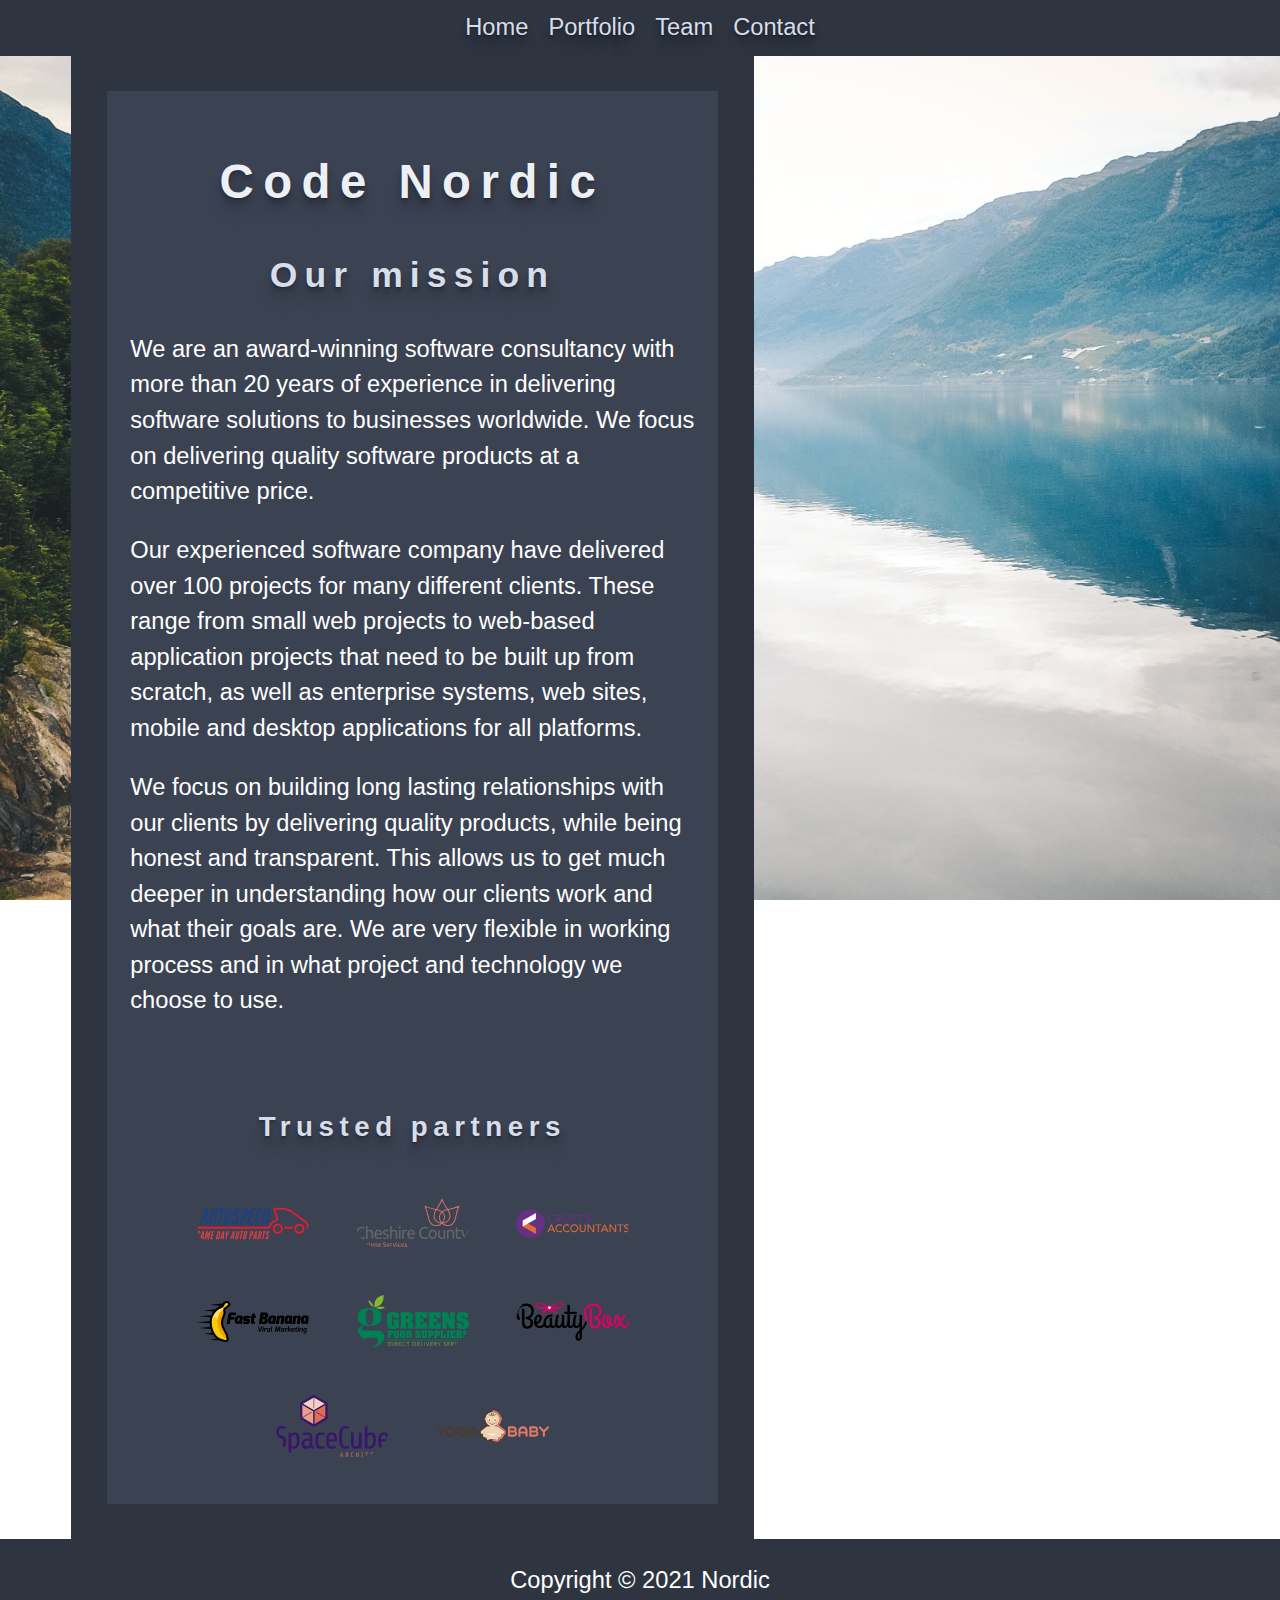
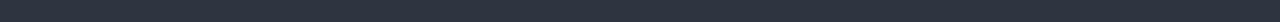
<file: index.html>
<!DOCTYPE html>
<html lang="en">
  <head>
    <meta charset="UTF-8" />
    <meta http-equiv="X-UA-Compatible" content="IE=edge" />
    <meta name="viewport" content="width=device-width, initial-scale=1.0" />
    <title>Document</title>
    <link rel="stylesheet" href="./css/normalize.css" />
    <link rel="stylesheet" href="./css/style.css" />
  </head>
  <body class="bg-home">
    <script src="/main.js" async></script>
    <nav id="hamnav">
      <label for="hamburger">&#9776;</label>
      <input type="checkbox" id="hamburger" />
      <div id="hamitems">
        <a href="./index.html">Home</a>
        <a href="./portfolio.html">Portfolio</a>
        <a href="./team.html">Team</a>
        <a href="./contact.html">Contact</a>
      </div>
    </nav>

    <main>
      <div class="container-home">
        <div class="box-home">
          <h1>Code Nordic</h1>
          <h2>Our mission</h2>
          <p>
            We are an award-winning software consultancy with more than 20 years
            of experience in delivering software solutions to businesses
            worldwide. We focus on delivering quality software products at a
            competitive price.
          </p>
          <p>
            Our experienced software company have delivered over 100 projects
            for many different clients. These range from small web projects to
            web-based application projects that need to be built up from
            scratch, as well as enterprise systems, web sites, mobile and
            desktop applications for all platforms.
          </p>

          <p>
            We focus on building long lasting relationships with our clients by
            delivering quality products, while being honest and transparent.
            This allows us to get much deeper in understanding how our clients
            work and what their goals are. We are very flexible in working
            process and in what project and technology we choose to use.
          </p>
          <br />
          <h3>Trusted partners</h3>

          <div class="logos">
            <img src="/images/logo/auto-speed.svg" alt="" class="logo" />
            <img
              src="/images/logo/cheshire-county-hygiene-services.svg"
              alt=""
              class="logo"
            />
            <img
              src="/images/logo/crofts-accountants.svg"
              alt=""
              class="logo"
            />
            <img src="/images/logo/fast-banana.svg" alt="" class="logo" />
            <img
              src="/images/logo/greens-food-suppliers.svg"
              alt=""
              class="logo"
            />
            <img src="/images/logo/beauty-box.svg" alt="" class="logo" />
            <img src="/images/logo/space-cube.svg" alt="" class="logo" />
            <img src="/images/logo/yoga-baby.svg" alt="" class="logo" />
          </div>
        </div>
      </div>
    </main>

    <footer>
      <p>Copyright &copy; 2021 Nordic</p>
      <button class="scrollToTopBtn">Top</button>
    </footer>
  </body>
</html>
</file>
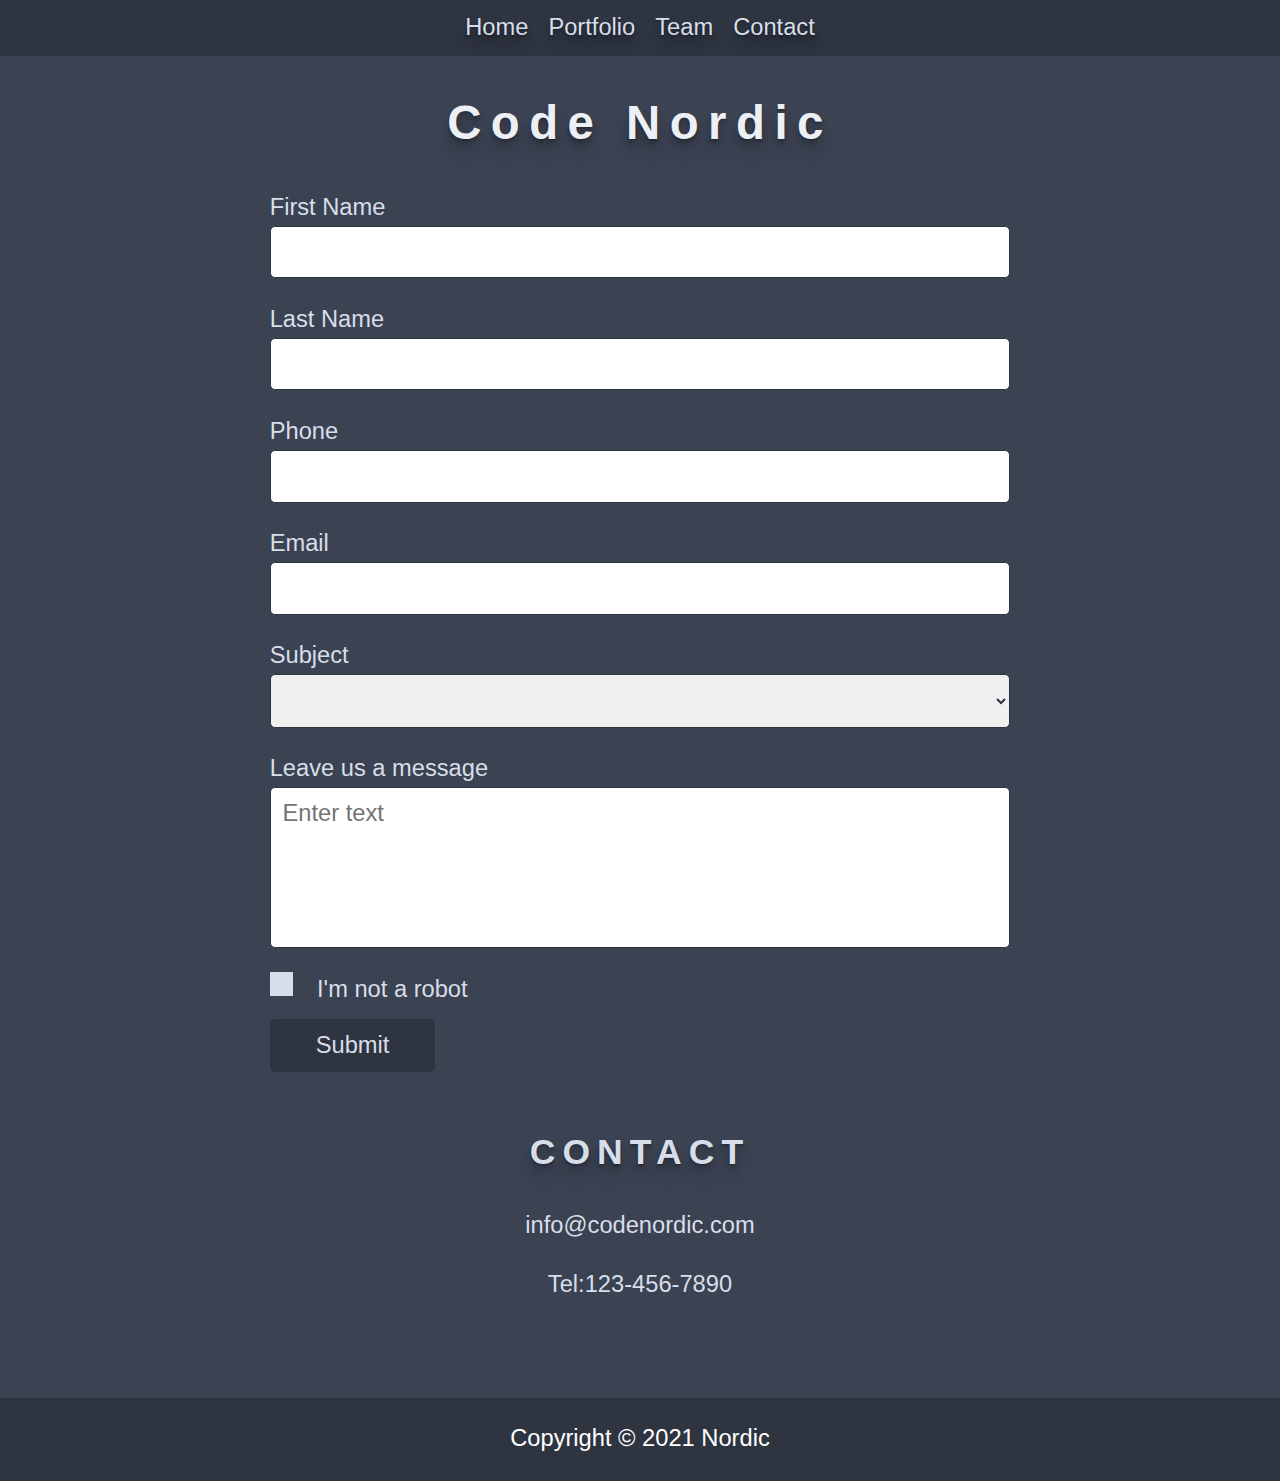
<file: contact.html>
<!DOCTYPE html>
<html lang="en">
  <head>
    <meta charset="UTF-8" />
    <meta name="viewport" content="width=device-width, initial-scale=1.0" />
    <title>Nordic Contact</title>
    <link rel="stylesheet" href="./css/normalize.css" />
    <link rel="stylesheet" href="./css/style.css" />
  </head>
  <body class="bg">
    <script src="/main.js" async></script>
    <nav id="hamnav">
      <label for="hamburger">&#9776;</label>
      <input type="checkbox" id="hamburger" />
      <div id="hamitems">
        <a href="./index.html">Home</a>
        <a href="./portfolio.html">Portfolio</a>
        <a href="./team.html">Team</a>
        <a href="./contact.html">Contact</a>
      </div>
    </nav>
    <main class="main-team">
      <h1>Code Nordic</h1>

      <form>
        <label for="fname">First Name</label>
        <input type="text" id="fname" name="fname" />

        <label for="lname">Last Name</label>
        <input type="text" id="lname" name="lname" />

        <label for="phone">Phone</label>
        <input type="tel" id="phone" name="phone" required />

        <label for="email">Email</label>
        <input type="email" id="email" name="email" required />

        <label for="subject">Subject</label>

        <select name="subject" id="subject">
          <option label=" "></option>
          <option value="1">General question</option>
          <option value="2">Invoice issues</option>
          <option value="3">Customer service</option>
          <option value="4">Investor relations</option>
        </select>

        <label for="comment">Leave us a message</label>
        <textarea
          id="comment"
          name="comment"
          rows="5"
          cols="50"
          placeholder="Enter text"
        ></textarea>

        <label class="checkbox"
          >I'm not a robot
          <input type="checkbox" />
          <span class="checkmark"></span>
        </label>

        <input type="submit" value="Submit" />
      </form>
      <h2>CONTACT</h2>
      <p><a href="mailto:info@codenordic.com">info@codenordic.com</a></p>
      <p><a href="tel:+46123-456-7890">Tel:123-456-7890</a></p>
    </main>

    <footer>
      <p>Copyright &copy; 2021 Nordic</p>
      <button class="scrollToTopBtn">Top</button>
    </footer>
  </body>
</html>
</file>
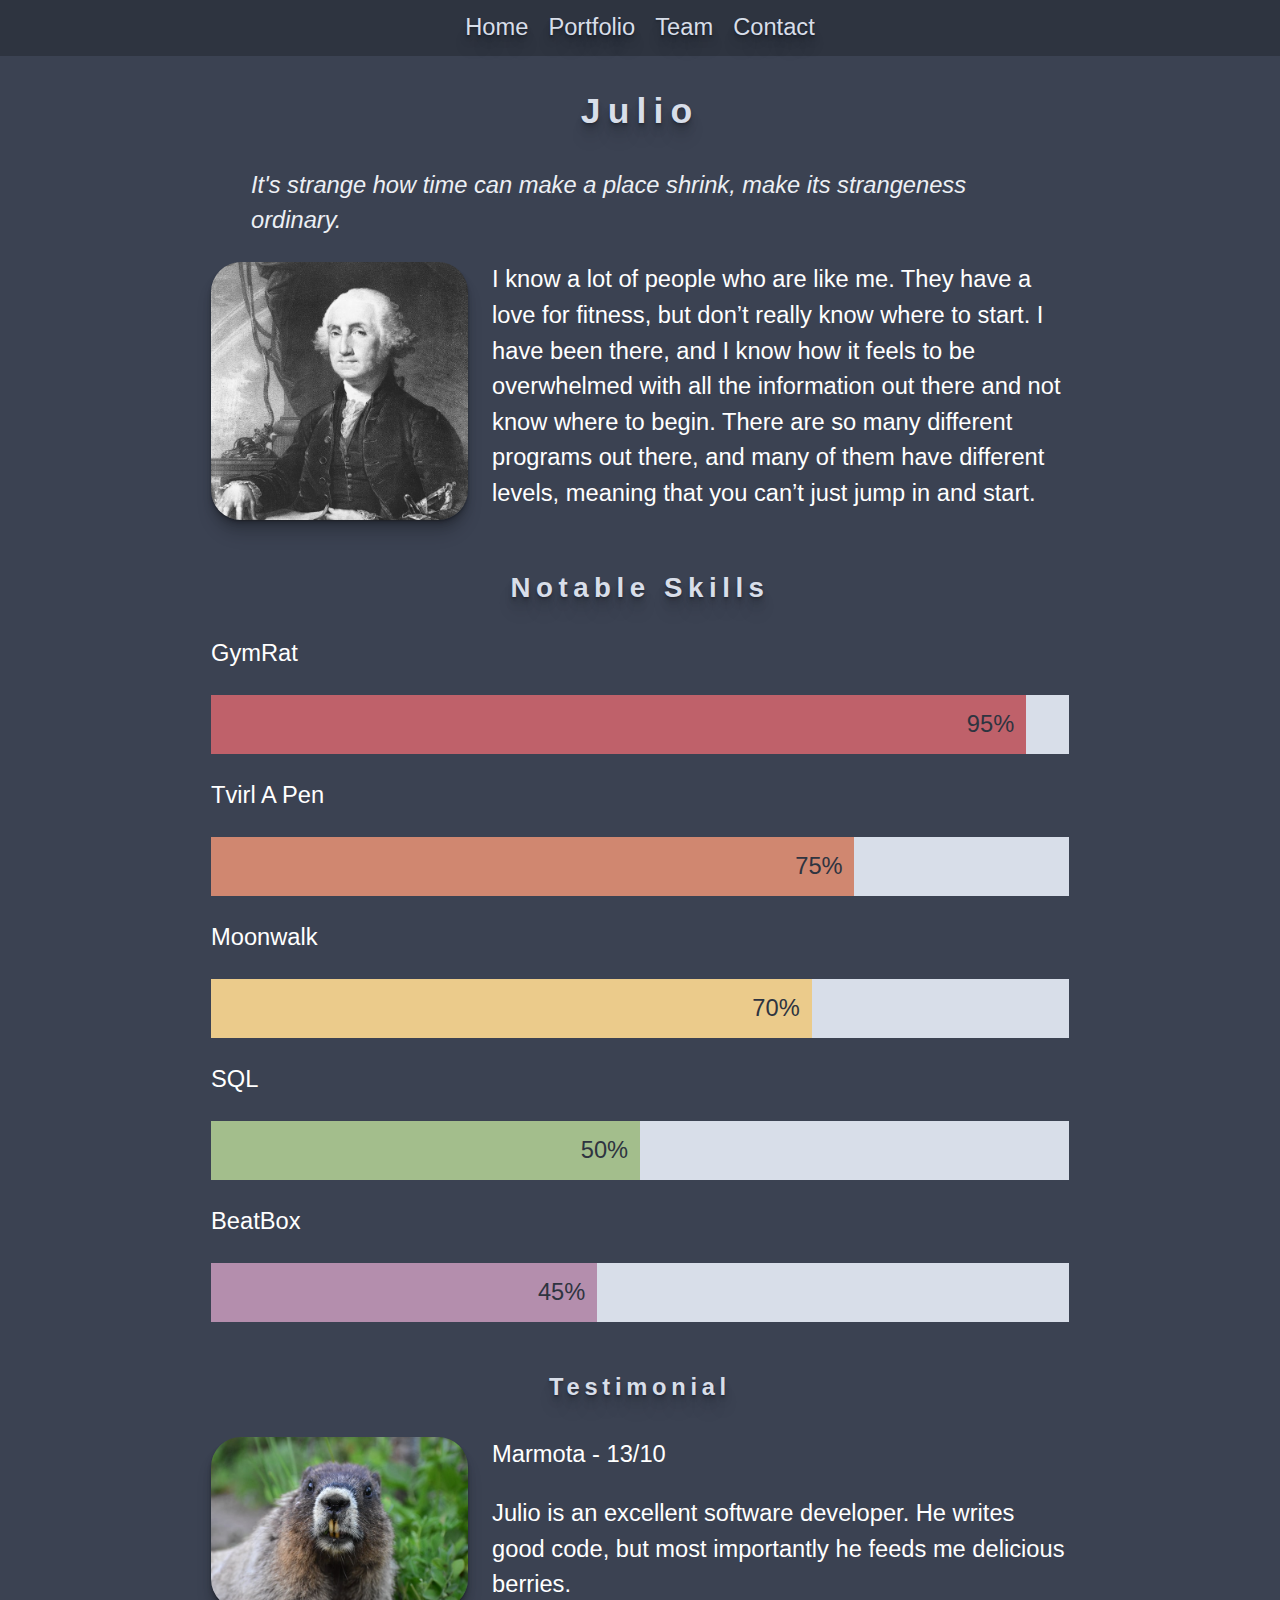
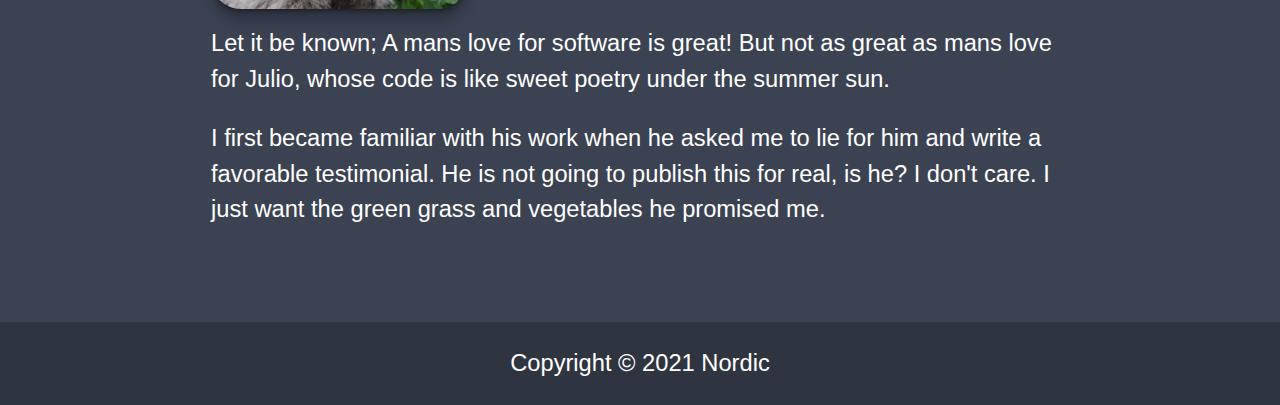
<file: julio.html>
<!DOCTYPE html>
<html lang="en">
  <head>
    <meta charset="UTF-8" />
    <meta name="viewport" content="width=device-width, initial-scale=1.0" />
    <title>Nordic Max</title>
    <link rel="stylesheet" href="./css/normalize.css" />
    <link rel="stylesheet" href="./css/style.css" />
  </head>
  <body class="bg">
    <script src="/main.js" async></script>
    <nav id="hamnav">
      <label for="hamburger">&#9776;</label>
      <input type="checkbox" id="hamburger" />
      <div id="hamitems">
        <a href="./index.html">Home</a>
        <a href="./portfolio.html">Portfolio</a>
        <a href="./team.html">Team</a>
        <a href="./contact.html">Contact</a>
      </div>
    </nav>
    <main class="main-team">
      <h2>Julio</h2>
      <blockquote class="quote">
        It's strange how time can make a place shrink, make its strangeness
        ordinary.
      </blockquote>
      <img
        src="/images/library-of-congress-zlNc41HNy2o-unsplash.jpg"
        class="box-solo"
        alt=""
      />
      <p>
        I know a lot of people who are like me. They have a love for fitness,
        but don’t really know where to start. I have been there, and I know how
        it feels to be overwhelmed with all the information out there and not
        know where to begin. There are so many different programs out there, and
        many of them have different levels, meaning that you can’t just jump in
        and start.
      </p>

      <h3>Notable Skills</h3>

      <p>GymRat</p>
      <div class="container-bar">
        <div class="skills gymrat">95%</div>
      </div>

      <p>Tvirl A Pen</p>
      <div class="container-bar">
        <div class="skills tvirlapen">75%</div>
      </div>

      <p>Moonwalk</p>
      <div class="container-bar">
        <div class="skills moonwalk">70%</div>
      </div>

      <p>SQL</p>
      <div class="container-bar">
        <div class="skills sql">50%</div>
      </div>

      <p>BeatBox</p>
      <div class="container-bar">
        <div class="skills beatbox">45%</div>
      </div>

      <h4>Testimonial</h4>
      <img
        src="/images/amaya-alvis-6FIQPkIluI4-unsplash.jpg"
        class="box-solo"
        alt=""
      />
      <p>Marmota - 13/10</p>
      <p>
        Julio is an excellent software developer. He writes good code, but most
        importantly he feeds me delicious berries.
      </p>
      <p>
        Let it be known; A mans love for software is great! But not as great as
        mans love for Julio, whose code is like sweet poetry under the summer
        sun.
      </p>
      <p>
        I first became familiar with his work when he asked me to lie for him
        and write a favorable testimonial. He is not going to publish this for
        real, is he? I don't care. I just want the green grass and vegetables he
        promised me.
      </p>
    </main>
    <footer>
      <p>Copyright &copy; 2021 Nordic</p>
      <button class="scrollToTopBtn">Top</button>
    </footer>
  </body>
</html>
</file>
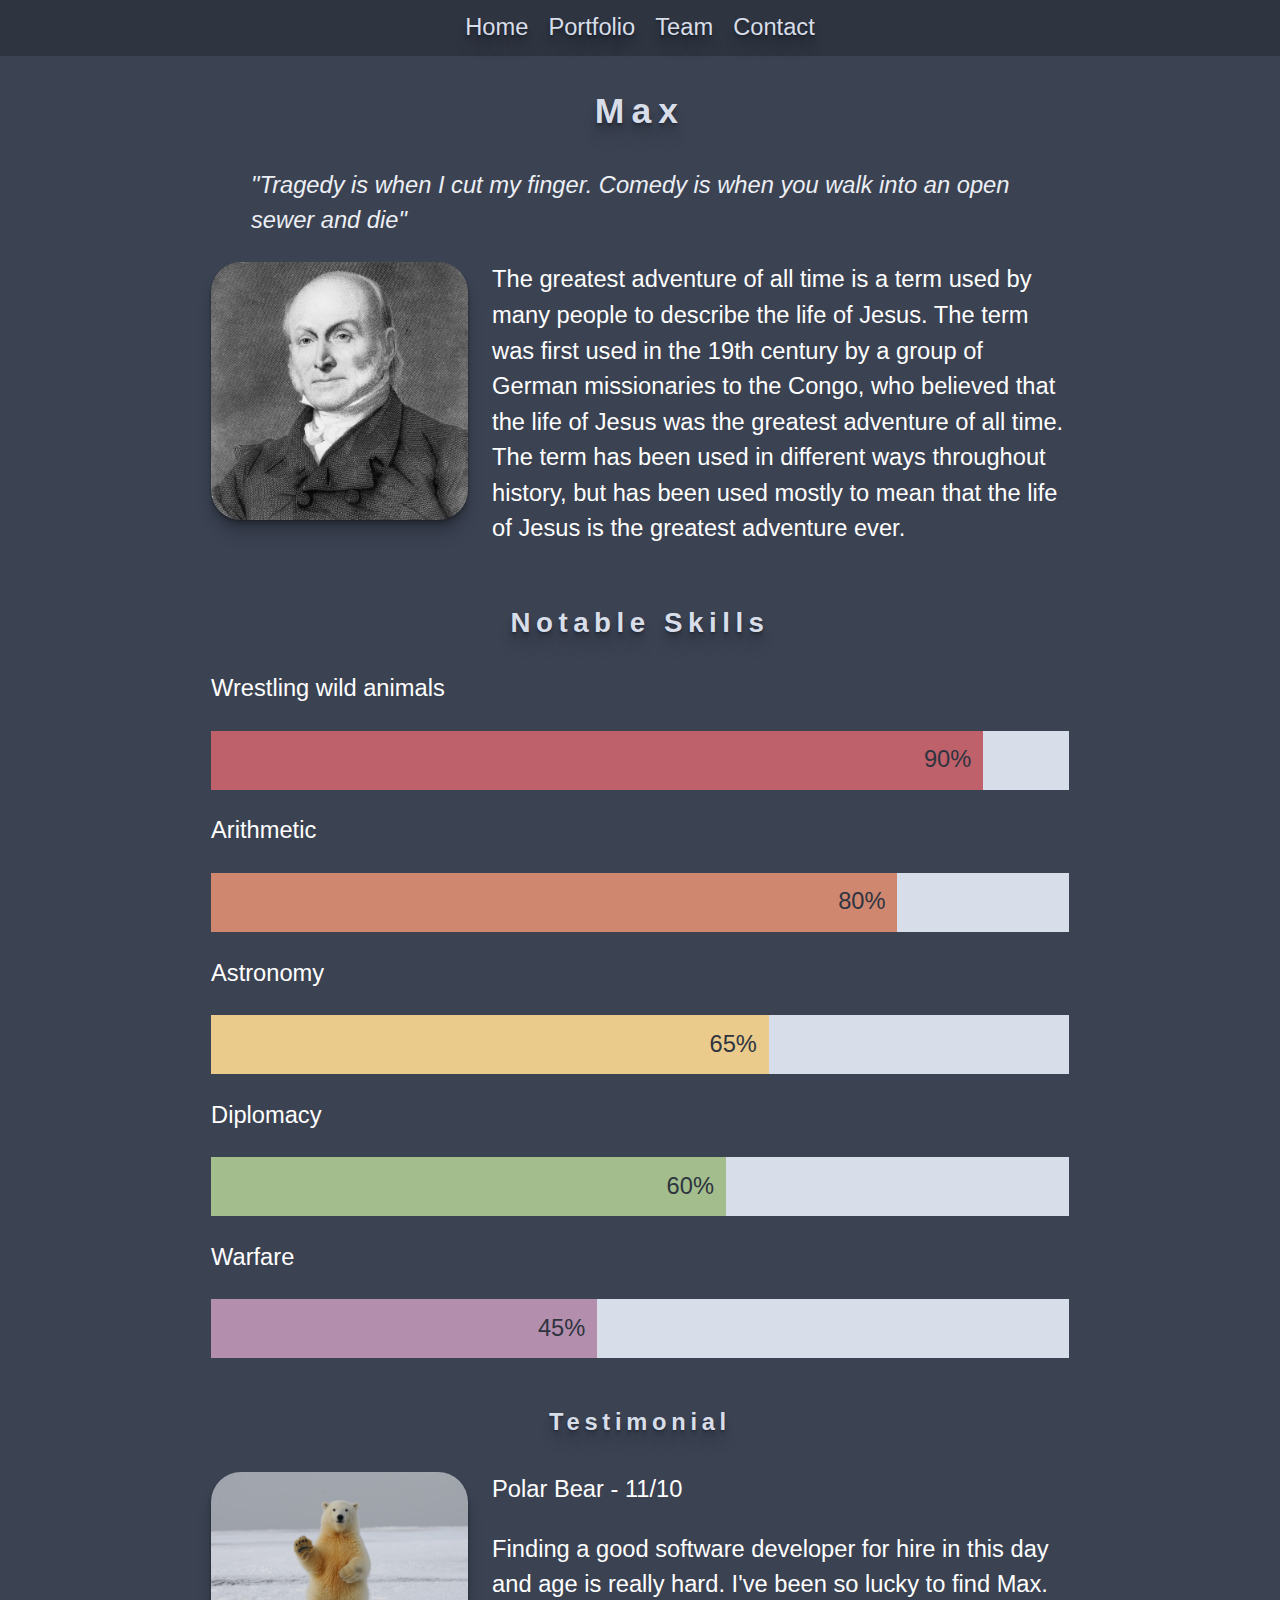
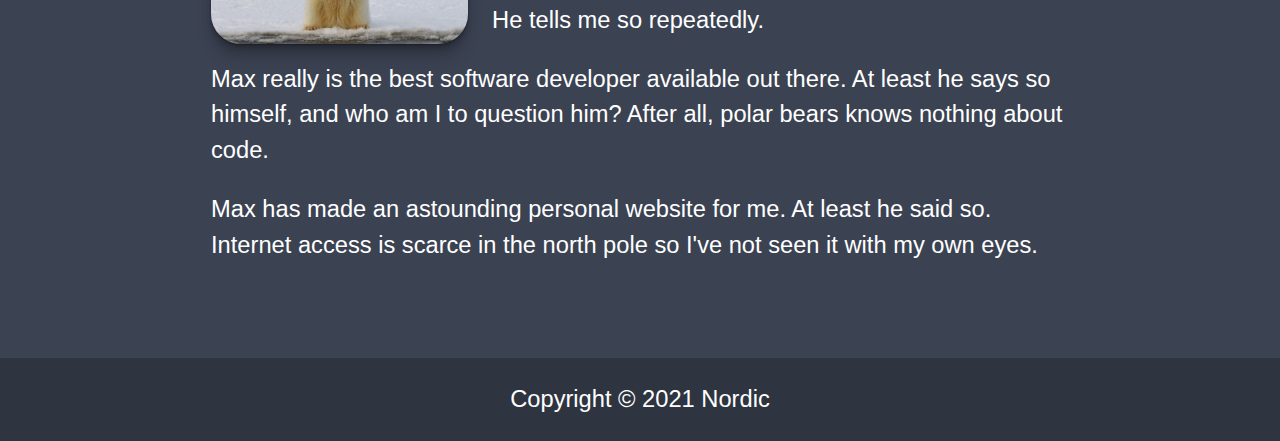
<file: max.html>
<!DOCTYPE html>
<html lang="en">
  <head>
    <meta charset="UTF-8" />
    <meta name="viewport" content="width=device-width, initial-scale=1.0" />
    <title>Nordic Max</title>
    <link rel="stylesheet" href="./css/normalize.css" />
    <link rel="stylesheet" href="./css/style.css" />
  </head>
  <body class="bg">
    <script src="/main.js" async></script>
    <nav id="hamnav">
      <label for="hamburger">&#9776;</label>
      <input type="checkbox" id="hamburger" />
      <div id="hamitems">
        <a href="./index.html">Home</a>
        <a href="./portfolio.html">Portfolio</a>
        <a href="./team.html">Team</a>
        <a href="./contact.html">Contact</a>
      </div>
    </nav>
    <main class="main-team">
      <h2>Max</h2>
      <blockquote class="quote">
        "Tragedy is when I cut my finger. Comedy is when you walk into an open
        sewer and die"
      </blockquote>
      <img
        src="/images/library-of-congress-v6raVW7T8GU-unsplash.jpg"
        class="box-solo"
        alt=""
      />
      <p>
        The greatest adventure of all time is a term used by many people to
        describe the life of Jesus. The term was first used in the 19th century
        by a group of German missionaries to the Congo, who believed that the
        life of Jesus was the greatest adventure of all time. The term has been
        used in different ways throughout history, but has been used mostly to
        mean that the life of Jesus is the greatest adventure ever.
      </p>

      <h3>Notable Skills</h3>

      <p>Wrestling wild animals</p>
      <div class="container-bar">
        <div class="skills animals">90%</div>
      </div>

      <p>Arithmetic</p>
      <div class="container-bar">
        <div class="skills arithmetic">80%</div>
      </div>

      <p>Astronomy</p>
      <div class="container-bar">
        <div class="skills astronomy">65%</div>
      </div>

      <p>Diplomacy</p>
      <div class="container-bar">
        <div class="skills diplomacy">60%</div>
      </div>

      <p>Warfare</p>
      <div class="container-bar">
        <div class="skills warfare">45%</div>
      </div>

      <h4>Testimonial</h4>
      <img
        src="/images/hans-jurgen-mager-qQWV91TTBrE-unsplash.jpg"
        class="box-solo"
        alt=""
      />

      <p>Polar Bear - 11/10</p>
      <p>
        Finding a good software developer for hire in this day and age is really
        hard. I've been so lucky to find Max. He tells me so repeatedly.
      </p>
      <p>
        Max really is the best software developer available out there. At least
        he says so himself, and who am I to question him? After all, polar bears
        knows nothing about code.
      </p>
      <p>
        Max has made an astounding personal website for me. At least he said so.
        Internet access is scarce in the north pole so I've not seen it with my
        own eyes.
      </p>
    </main>
    <footer>
      <p>Copyright &copy; 2021 Nordic</p>
      <button class="scrollToTopBtn">Top</button>
    </footer>
  </body>
</html>
</file>
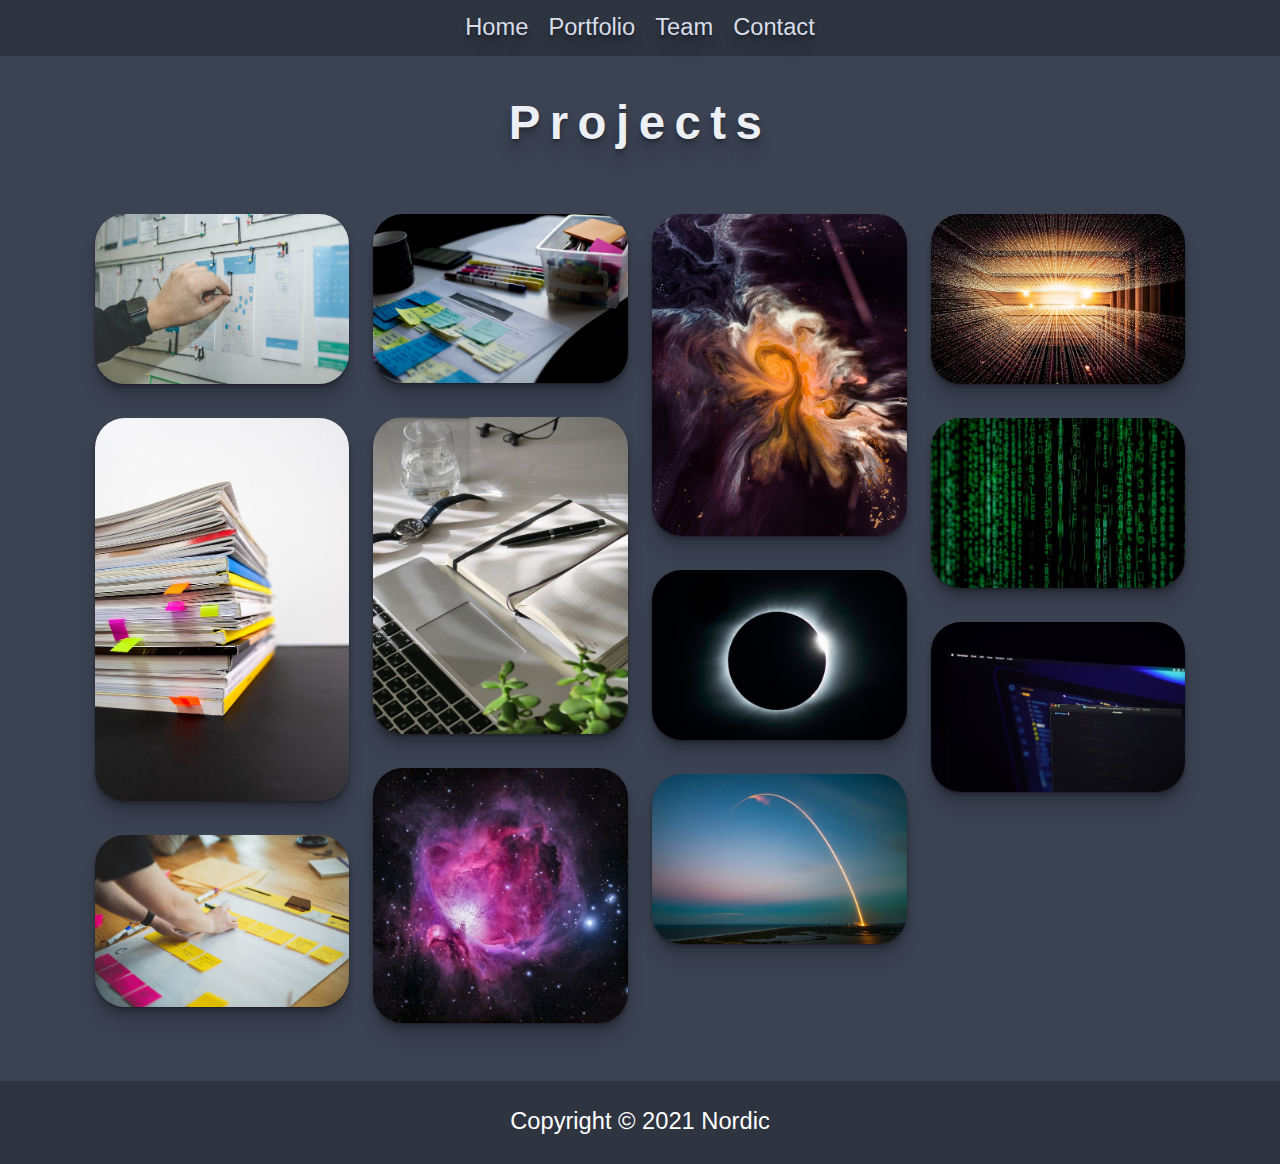
<file: portfolio.html>
<!DOCTYPE html>
<html lang="en">
  <head>
    <meta charset="UTF-8" />
    <meta name="viewport" content="width=device-width, initial-scale=1.0" />
    <title>Nordic Portfolio</title>
    <link rel="stylesheet" href="./css/normalize.css" />
    <link rel="stylesheet" href="./css/style.css" />
  </head>
  <body class="bg">
    <script src="/main.js" async></script>
    <nav id="hamnav">
      <label for="hamburger">&#9776;</label>
      <input type="checkbox" id="hamburger" />
      <div id="hamitems">
        <a href="./index.html">Home</a>
        <a href="./portfolio.html">Portfolio</a>
        <a href="./team.html">Team</a>
        <a href="./contact.html">Contact</a>
      </div>
    </nav>
    <main>
      <h1>Projects</h1>

      <div class="masonry">
        <div class="item tooltip">
          <img
            src="/images/portfolio/alvaro-reyes-qWwpHwip31M-unsplash.jpg"
            alt=""
          />
          <div class="tooltiptext">Project Management</div>
        </div>
        <div class="item tooltip">
          <img
            src="/images/portfolio/bernd-klutsch-nE2HV5AUXFo-unsplash.jpg"
            alt=""
          />
          <span class="tooltiptext">Book Printing</span>
        </div>
        <div class="item tooltip">
          <img
            src="/images/portfolio/brands-people-Ax8IA8GAjVg-unsplash.jpg"
            alt=""
          />
          <span class="tooltiptext">Architecture</span>
        </div>
        <div class="item tooltip">
          <img
            src="/images/portfolio/felipe-furtado-2zDXqgTzEFE-unsplash.jpg"
            alt=""
          />
          <span class="tooltiptext">Web page</span>
        </div>
        <div class="item tooltip">
          <img
            src="/images/portfolio/natalia-ventskovskaya-5UtZ19wqNpI-unsplash.jpg"
            alt=""
          />
          <span class="tooltiptext">Marketing</span>
        </div>
        <div class="item tooltip">
          <img
            src="/images/portfolio/aldebaran-s-uXchDIKs4qI-unsplash.jpg"
            alt=""
          />
          <span class="tooltiptext">Space exploration</span>
        </div>
        <div class="item tooltip">
          <img
            src="/images/portfolio/joel-filipe-QwoNAhbmLLo-unsplash.jpg"
            alt=""
          />
          <span class="tooltiptext">Art</span>
        </div>
        <div class="item tooltip">
          <img
            src="/images/portfolio/mathew-schwartz-7YiZKj9A3DM-unsplash.jpg"
            alt=""
          />
          <span class="tooltiptext">Astronomy</span>
        </div>
        <div class="item tooltip">
          <img src="/images/portfolio/spacex--p-KCm6xB9I-unsplash.jpg" alt="" />
          <span class="tooltiptext">Rocket Launch</span>
        </div>
        <div class="item tooltip">
          <img
            src="/images/portfolio/joshua-sortino-LqKhnDzSF-8-unsplash.jpg"
            alt=""
          />
          <span class="tooltiptext">Cyber Security</span>
        </div>
        <div class="item tooltip">
          <img
            src="/images/portfolio/markus-spiske-iar-afB0QQw-unsplash.jpg"
            alt=""
          />
          <span class="tooltiptext">Entering the matrix</span>
        </div>
        <div class="item tooltip">
          <img
            src="/images/portfolio/mohammad-rahmani-CDBkMNZmd7o-unsplash.jpg"
            alt=""
          />
          <span class="tooltiptext">Hacking</span>
        </div>
      </div>
    </main>

    <footer>
      <p>Copyright &copy; 2021 Nordic</p>
      <button class="scrollToTopBtn">Top</button>
    </footer>
  </body>
</html>
</file>
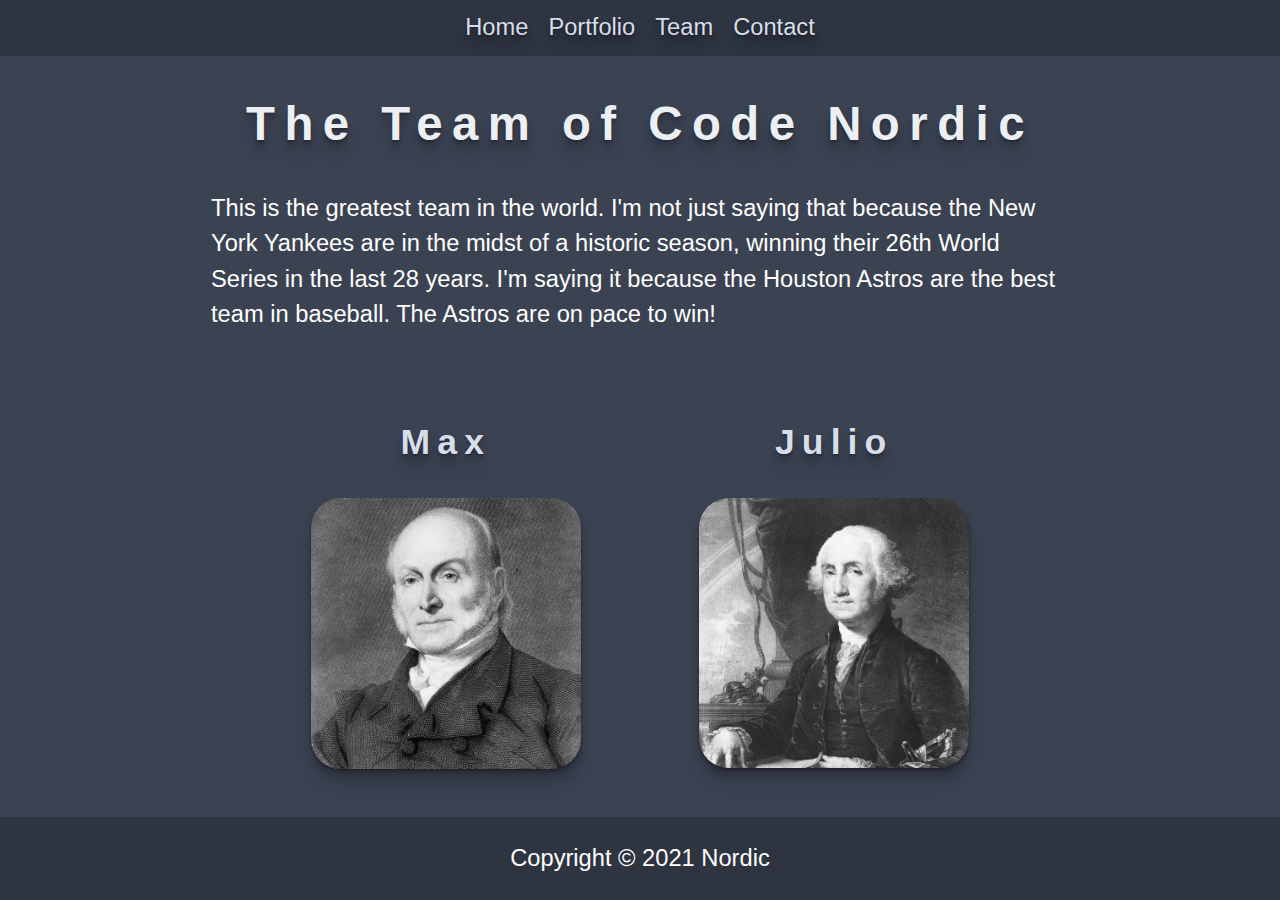
<file: team.html>
<!DOCTYPE html>
<html lang="en">
  <head>
    <meta charset="UTF-8" />
    <meta name="viewport" content="width=device-width, initial-scale=1.0" />
    <title>Nordic Team</title>
    <link rel="stylesheet" href="./css/normalize.css" />
    <link rel="stylesheet" href="./css/style.css" />
  </head>
  <body class="bg">
    <script src="/main.js" async></script>
    <nav id="hamnav">
      <label for="hamburger">&#9776;</label>
      <input type="checkbox" id="hamburger" />
      <div id="hamitems">
        <a href="./index.html">Home</a>
        <a href="./portfolio.html">Portfolio</a>
        <a href="./team.html">Team</a>
        <a href="./contact.html">Contact</a>
      </div>
    </nav>

    <main class="main-team">
      <h1>The Team of Code Nordic</h1>

      <p>
        This is the greatest team in the world. I'm not just saying that because
        the New York Yankees are in the midst of a historic season, winning
        their 26th World Series in the last 28 years. I'm saying it because the
        Houston Astros are the best team in baseball. The Astros are on pace to
        win!
      </p>
      <div class="container container-row">
        <div class="box box-team">
          <h2>Max</h2>
          <a href="./max.html">
            <img
              src="/images/library-of-congress-v6raVW7T8GU-unsplash.jpg"
              alt=""
          /></a>
        </div>
        <div class="box box-team">
          <h2>Julio</h2>
          <a href="./julio.html"
            ><img
              src="/images/library-of-congress-zlNc41HNy2o-unsplash.jpg"
              alt=""
          /></a>
        </div>
      </div>
    </main>

    <footer>
      <p>Copyright &copy; 2021 Nordic</p>
      <button class="scrollToTopBtn">Top</button>
    </footer>
  </body>
</html>
</file>
<file: css/style.css>
:root {
  --nord0: #2e3440;
  --nord1: #3b4252;
  --nord2: #434c5e;
  --nord3: #4c566a;
  --nord4: #d8dee9;
  --nord5: #e5e9f0;
  --nord6: #eceff4;
  --nord7: #8fbcbb;
  --nord8: #88c0d0;
  --nord9: #81a1c1;
  --nord10: #5e81ac;
  --nord11: #bf616a;
  --nord12: #d08770;
  --nord13: #ebcb8b;
  --nord14: #a3be8c;
  --nord15: #b48ead;

  --site-padding: 3em;
  --site-width: 1000px;
  --site-shadow: 0 1px 1px rgba(0, 0, 0, 0.12), 0 2px 2px rgba(0, 0, 0, 0.12),
    0 4px 4px rgba(0, 0, 0, 0.12), 0 8px 8px rgba(0, 0, 0, 0.12),
    0 16px 16px rgba(0, 0, 0, 0.12);
}

*,
*::after,
*::before {
  box-sizing: border-box;
}

/* Blocks */
main {
  padding-left: var(--site-padding);
  padding-right: var(--site-padding);
}
.main-team {
  max-width: var(--site-width);
  padding-left: var(--site-padding);
  padding-right: var(--site-padding);
  padding-bottom: 3em;
  margin: auto;
}

.main-team h3,
h4 {
  margin-top: 2em;
}

.box {
  max-width: 40%;
  display: flex;
  flex-direction: column;
  align-items: center;
}

.box-home {
  background: var(--nord1);
  padding: 1em;
}

.box-team {
  max-width: 30vh;
  max-height: 30vh;
  background-repeat: no-repeat;
  background-size: cover;
  margin: 4rem;
  margin-top: 1em;
}

.box-team:hover {
  transform: perspective(150px) translateZ(50px) rotateZ(360deg);
  transition: 1.3s;
}

.box-team img {
  box-shadow: var(--site-shadow);
}

.box-solo {
  max-width: 30%;
  display: flex;
  flex-direction: row;
  align-items: center;
  float: left;
  margin-right: 1em;
  box-shadow: var(--site-shadow);
}

.container {
  display: flex;
  flex-direction: column;
  max-width: 100%;
  align-items: center;
  justify-content: center;
}

.container-home {
  background: var(--nord0);
  padding: 1.5em;
  justify-content: flex-start;
  width: 60%;
}

.container-row {
  flex-direction: row;
  margin: 2rem;
}

@media screen and (max-width: 768px) {
  .container-row {
    flex-direction: column;
  }
  main {
    padding-left: 0;
    padding-right: 0;
    margin: auto;
  }
  .container-home {
    width: 100%;
  }
}

footer {
  margin-top: auto;
  display: flex;
  justify-content: center;
  background: var(--nord0);
}

/* Typography */
html {
  font-size: calc(0.7rem + 0.4vmin);
}

p {
  color: white;
}

h1,
h2,
h3,
h4 {
  color: var(--nord4);
  text-align: center;
  letter-spacing: 0.2em;
  text-shadow: var(--site-shadow);
}

h1 {
  color: var(--nord6);
}

body {
  display: flex;
  flex-direction: column;
  font-family: -apple-system, BlinkMacSystemFont, "Segoe UI", Roboto, Oxygen,
    Ubuntu, Cantarell, "Open Sans", "Helvetica Neue", sans-serif;
  font-size: 1.6rem;
  background-repeat: no-repeat;
  background-size: cover;
  background-attachment: fixed;
  height: 100vh;
  line-height: 1.5;
}

/* Image */
img {
  width: 100%;
  height: auto;
  border-radius: 30px;
  display: block;
}

.bg {
  background: var(--nord1);
}

.bg-home {
  background-image: url(/images/nordic3.jpg);
}

/* Navigation */
nav a {
  color: var(--nord4);
  text-decoration: none; /*Tar bort underlinje från text meny*/
  text-shadow: var(--site-shadow);
}

#hamnav {
  width: 100%;
  background: var(--nord0); /*Meny färg*/
}

#hamitems {
  display: flex;
  justify-content: center; /*Meny text centrerad*/
}
#hamitems a {
  padding: 10px;
  color: var(--nord4); /*Meny färg text*/
  text-align: center;
}
#hamitems a:hover {
  background: var(--nord3);
}

#hamnav label,
#hamburger {
  display: none;
}

@media screen and (max-width: 768px) {
  #hamitems a {
    box-sizing: border-box;
    display: block;
    width: 100%;
  }

  #hamnav label {
    display: flex;
    color: var(--nord4);
    background: var(--nord0);
    padding: 10px;
  }

  #hamitems {
    display: none;
  }
  #hamnav input:checked ~ #hamitems {
    display: block;
  }
}

/* Logo */
.logos {
  display: flex;
  justify-content: center;
  flex-wrap: wrap;
}

.logo {
  width: 20%;
  height: auto;
  margin: 1em;
}

/* Scroll to top */
.scrollToTopBtn {
  background-color: var(--nord0);
  border: none;
  border-radius: 10px;
  color: var(--nord4);
  cursor: pointer;
  font-size: 1.6rem;
  line-height: 1.5em;
  width: 2.5em;
  position: fixed;
  bottom: 0.5em;
  right: 0.7em;
  z-index: 100;
  opacity: 0;
  transform: translateY(100px);
  transition: all 0.5s ease;
}

.showBtn {
  opacity: 0.8;
  transform: translateY(0);
}

/* Masonry */
.masonry {
  column-count: 1;
  column-fill: balance;
  text-align: center;
  padding: 1em;
}
.masonry .item {
  display: inline-block;
  margin: 0 0 1em;
  page-break-inside: avoid;
  break-inside: avoid;
  width: 100%;
}
.masonry .item img {
  width: 100%;
  height: auto;
  box-shadow: var(--site-shadow);
}

@media (min-width: 600px) {
  .masonry {
    column-count: 2;
  }
}
@media (min-width: 900px) {
  .masonry {
    column-count: 3;
  }
}
@media (min-width: 1200px) {
  .masonry {
    column-count: 4;
  }
}

/* Tooltip */
.tooltip {
  position: relative;
}

.tooltip .tooltiptext {
  visibility: hidden;
  display: flex;
  justify-content: center;
  align-items: center;
  width: 100%;
  height: 100%;
  background: var(--nord0);
  color: var(--nord4);
  text-align: center;
  border-radius: 30px;
  top: 0;
  position: absolute;
  z-index: 1;
  opacity: 0;
  padding: 0.5em;
  transition: opacity 0.5s linear;
}

.tooltip:hover .tooltiptext {
  visibility: visible;
  opacity: 0.8;
}

@media (max-width: 768px) {
  .tooltip .tooltiptext {
    visibility: visible;
    opacity: 0.8;
  }
}

/* Skill Bar */
.container-bar {
  width: 100%;
  background-color: var(--nord4);
}

.skills {
  text-align: right;
  padding-top: 0.5em;
  padding-bottom: 0.5em;
  padding-right: 0.5em;
  color: var(--nord0);
}

.animals {
  width: 90%;
  background-color: var(--nord11);
}
.arithmetic {
  width: 80%;
  background-color: var(--nord12);
}
.astronomy {
  width: 65%;
  background-color: var(--nord13);
}
.diplomacy {
  width: 60%;
  background-color: var(--nord14);
}

.warfare {
  width: 45%;
  background-color: var(--nord15);
}

.gymrat {
  width: 95%;
  background-color: var(--nord11);
}
.tvirlapen {
  width: 75%;
  background-color: var(--nord12);
}
.moonwalk {
  width: 70%;
  background-color: var(--nord13);
}
.sql {
  width: 50%;
  background-color: var(--nord14);
}

.beatbox {
  width: 45%;
  background-color: var(--nord15);
}

.quote {
  position: relative;
  font-style: italic;
  color: var(--nord6);
}

/* FORM */
form {
  display: flex;
  flex-direction: column;
}

input,
textarea,
select {
  width: 100%;
  margin-bottom: 1em;
  padding: 0.5em;
  border: 1px solid var(--nord0);
  color: var(--nord0);
  resize: none;
  border-radius: 5px;
}

input[type="submit"] {
  max-width: 7em;
  background-color: var(--nord0);
  color: var(--nord4);
}

label {
  color: var(--nord4);
}

a[href^="mailto:"],
a[href^="tel:"] {
  text-decoration: none;
  color: var(--nord4);
  text-align: center;
  display: block;
}

a[href^="mailto:"]:hover,
a[href^="tel:"]:hover {
  color: var(--nord6);
}

/* Checkbox */
.checkbox {
  display: block;
  position: relative;
  padding-left: 2em;
  margin-bottom: 0.5em;
  cursor: pointer;
  font-size: 1.6rem;
  -ms-user-select: none;
  user-select: none;
  justify-content: inherit;
  max-width: 10em;
}

.checkbox input {
  position: absolute;
  opacity: 0;
  cursor: pointer;
  height: 0;
  width: 0;
}

.checkmark {
  position: absolute;
  top: 0;
  left: 0;
  height: 1em;
  width: 1em;
  background-color: var(--nord4);
}

.checkbox:hover input ~ .checkmark {
  background-color: var(--nord6);
}

.checkbox input:checked ~ .checkmark {
  background-color: var(--nord0);
}

.checkmark:after {
  content: "";
  position: absolute;
  display: none;
}

.checkbox input:checked ~ .checkmark:after {
  display: block;
}

.checkbox .checkmark:after {
  left: 9px;
  top: 5px;
  width: 5px;
  height: 10px;
  border: solid var(--nord4);
  border-width: 0 3px 3px 0;
  -webkit-transform: rotate(45deg);
  -ms-transform: rotate(45deg);
  transform: rotate(45deg);
}
</file>
